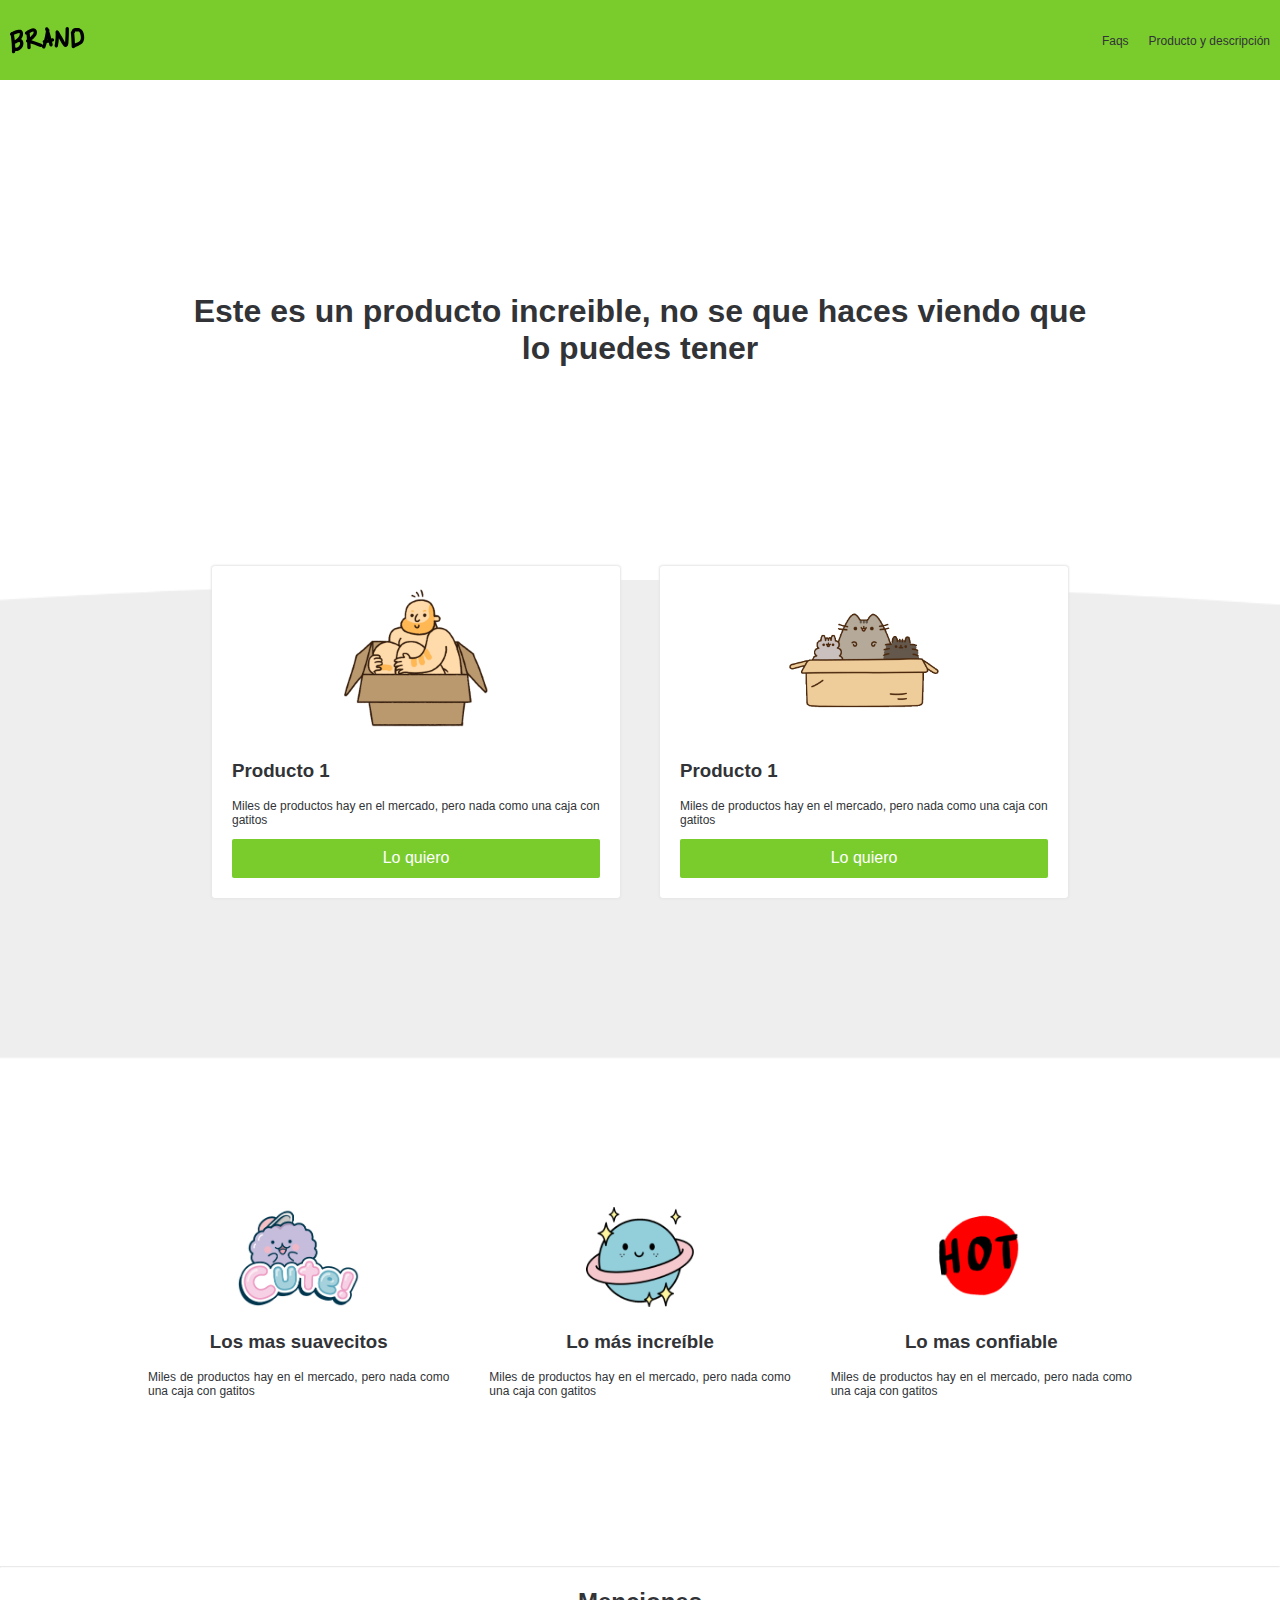
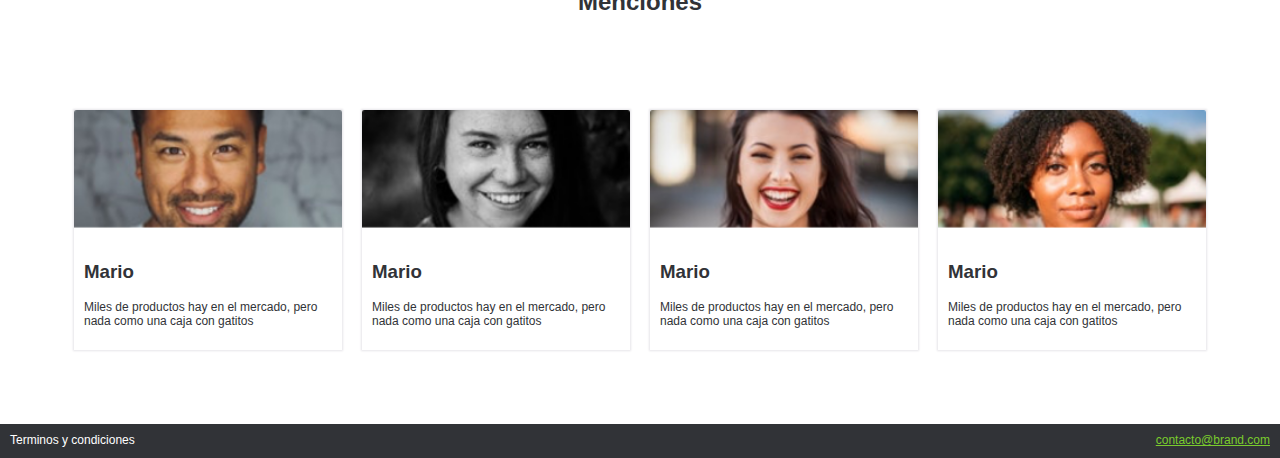
<file: index.html>
<!DOCTYPE html>
<html lang="en">
  <head>
    <meta charset="utf-8">
    <meta name="description" content="Este es un sitio de producto genial">
    <meta name="viewport" content="width=device-width, initial-scale=1.0">
    <link rel="stylesheet" href="css/animation.css">
    <link rel="stylesheet" href="css/normalize.css">
    <link rel="stylesheet" href="css/estilos.css">
    <link rel="stylesheet" href="css/mobile.css">
    <title>BRAND 📦</title>

  </head> <!-- Cierra head -->
  <body>
    <nav class="fadeInDown">
      <img src="images/logo.png" alt="">
      <ul>
        <li>
          <a href="#">Faqs</a></li>
        <li>
          <a href="producto.html">Producto y descripción</a></li>
      </ul>
    </nav>
    <h1 class="main_section fadeIn">
      Este es un producto increible, no se que haces viendo que lo puedes tener
    </h1>
    <!-- Inicio productos -->
    <div class="products">
      <div class="product fadeInUp">
        <div class="content">
          <div class="image-product">
            <img src="images/box1.png" alt="">
          </div>
          <h3>Producto 1</h3>
          <p>Miles de productos hay en el mercado, pero nada como una caja con gatitos</p>
          <a href="venta.html">
            <button class="main_btn" href="venta.html">
              Lo quiero
            </button>
          </a>
        </div>
      </div>
      <div class="product fadeInUp">
        <div class="content">
          <div class="image-product">
            <img src="images/box2.png" alt="">
          </div>
          <h3>Producto 1</h3>
          <p>Miles de productos hay en el mercado, pero nada como una caja con gatitos</p>
          <a href="venta.html">
            <button class="main_btn" href="venta.html">
              Lo quiero
            </button>
          </a>
        </div>
      </div>
    </div>
    <!-- Fin productos -->
    <!-- Inicia beneficios -->
    <div class="beneficios">
      <div class="beneficio">
        <div class="content_beneficio">
          <img src="images/b1.png" alt="">
          <h3>Los mas suavecitos</h3>
          <p class="text_beneficio">
            Miles de productos hay en el mercado, pero nada como una caja con gatitos
          </p>
        </div>
      </div>
      <div class="beneficio">
        <div class="content_beneficio">
          <img src="images/b2.png" alt="">
          <h3>Lo más increíble</h3>
          <p class="text_beneficio">
            Miles de productos hay en el mercado, pero nada como una caja con gatitos
          </p>
        </div>
      </div>
      <div class="beneficio">
        <div class="content_beneficio">
          <img src="images/b3.png" alt="">
          <h3>Lo mas confiable</h3>
          <p class="text_beneficio">
            Miles de productos hay en el mercado, pero nada como una caja con gatitos
          </p>
        </div>
      </div>
    </div>
    <!-- Fin beneficios -->
    <hr>
    <!-- Inicia menciones -->
    <h2 class="mention_title">Menciones</h2>
    <div class="mentions">
      <div class="mention">
        <div class="content_mention">
          <img src="images/p1.png" alt="">
          <div class="text">
            <h3>Mario</h3>
            <p>Miles de productos hay en el mercado, pero nada como una caja con gatitos</p>
          </div>
        </div>
      </div>
      <div class="mention">
        <div class="content_mention">
          <img src="images/p2.png" alt="">
          <div class="text">
            <h3>Mario</h3>
            <p>Miles de productos hay en el mercado, pero nada como una caja con gatitos</p>
          </div>
        </div>
      </div>
      <div class="mention">
        <div class="content_mention">
          <img src="images/p3.png" alt="">
          <div class="text">
            <h3>Mario</h3>
            <p>Miles de productos hay en el mercado, pero nada como una caja con gatitos</p>
          </div>
        </div>
      </div>
      <div class="mention">
        <div class="content_mention">
          <img src="images/p4.png" alt="">
          <div class="text">
            <h3>Mario</h3>
            <p>Miles de productos hay en el mercado, pero nada como una caja con gatitos</p>
          </div>
        </div>
      </div>
    </div>
    <!-- Fin de menciones -->
    <!-- Inicio de footer -->
    <footer>
      <div class="option">Terminos y condiciones</div>
      <div class="option contact"><a href="mailto:contacto@brand.com">contacto@brand.com</a></div>
    </footer>
    <!-- Fin de Footer -->

    <!-- Script -->
    <script src="scripts/script.js"></script>
  </body> <!-- Cierra body -->
</html> <!-- Cierra html -->
</file>
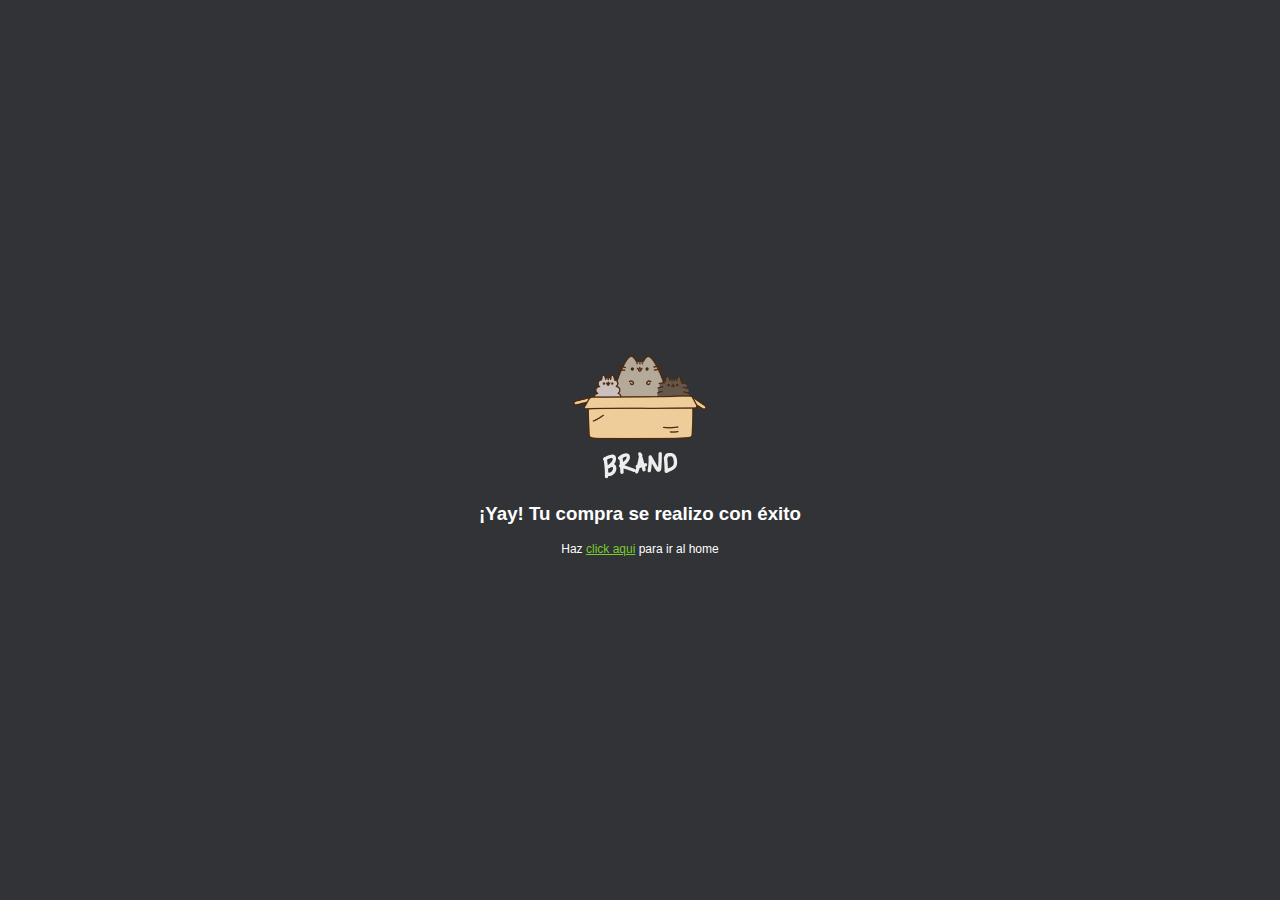
<file: exito.html>
<!DOCTYPE html>
<html lang="es">
<head>
  <meta charset="UTF-8">
  <meta name="viewport" content="width=device-width, initial-scale=1.0">
  <meta http-equiv="X-UA-Compatible" content="ie=edge">
  <link rel="stylesheet" href="css/normalize.css">
  <link rel="stylesheet" href="css/estilos.css">
  <link rel="stylesheet" href="css/animation.css">
  <link rel="stylesheet" href="css/paypal.css">
  <title>Exito</title>
</head>
<body>
  <div class="content_paypal">
    <img src="images/box_brand.png" alt="">
    <h3>¡Yay! Tu compra se realizo con éxito</h3>
    <p>Haz <a href="index.html">click aqui</a> para ir al home</p>
  </div>
</body>
</html>
</file>
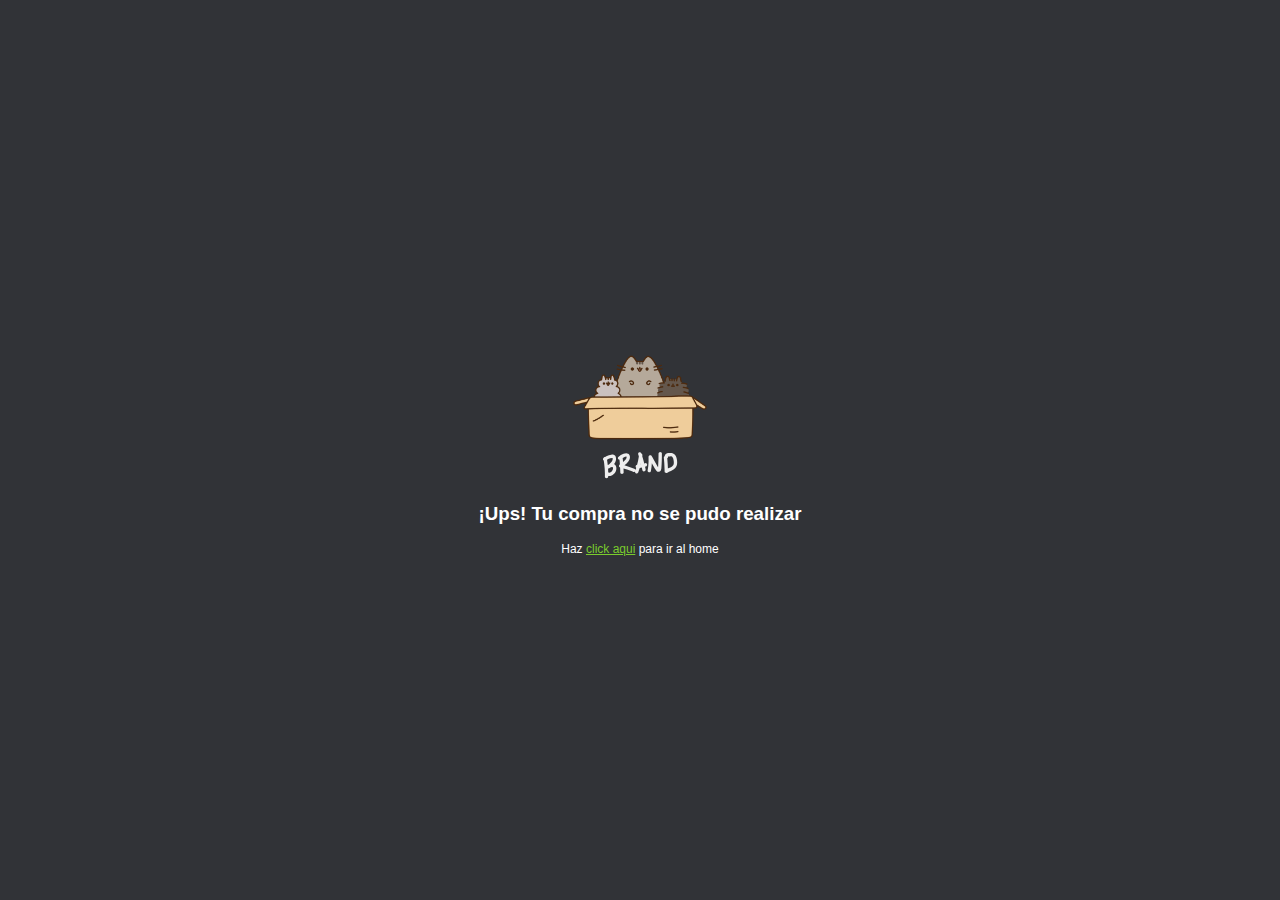
<file: falla.html>
<!DOCTYPE html>
<html lang="es">
<head>
  <meta charset="UTF-8">
  <meta name="viewport" content="width=device-width, initial-scale=1.0">
  <meta http-equiv="X-UA-Compatible" content="ie=edge">
  <link rel="stylesheet" href="css/normalize.css">
  <link rel="stylesheet" href="css/estilos.css">
  <link rel="stylesheet" href="css/animation.css">
  <link rel="stylesheet" href="css/paypal.css">
  <title>Exito</title>
</head>
<body>
  <div class="content_paypal">
    <img src="images/box_brand.png" alt="">
    <h3>¡Ups! Tu compra no se pudo realizar</h3>
    <p>Haz <a href="index.html">click aqui</a> para ir al home</p>
  </div>
</body>
</html>
</file>
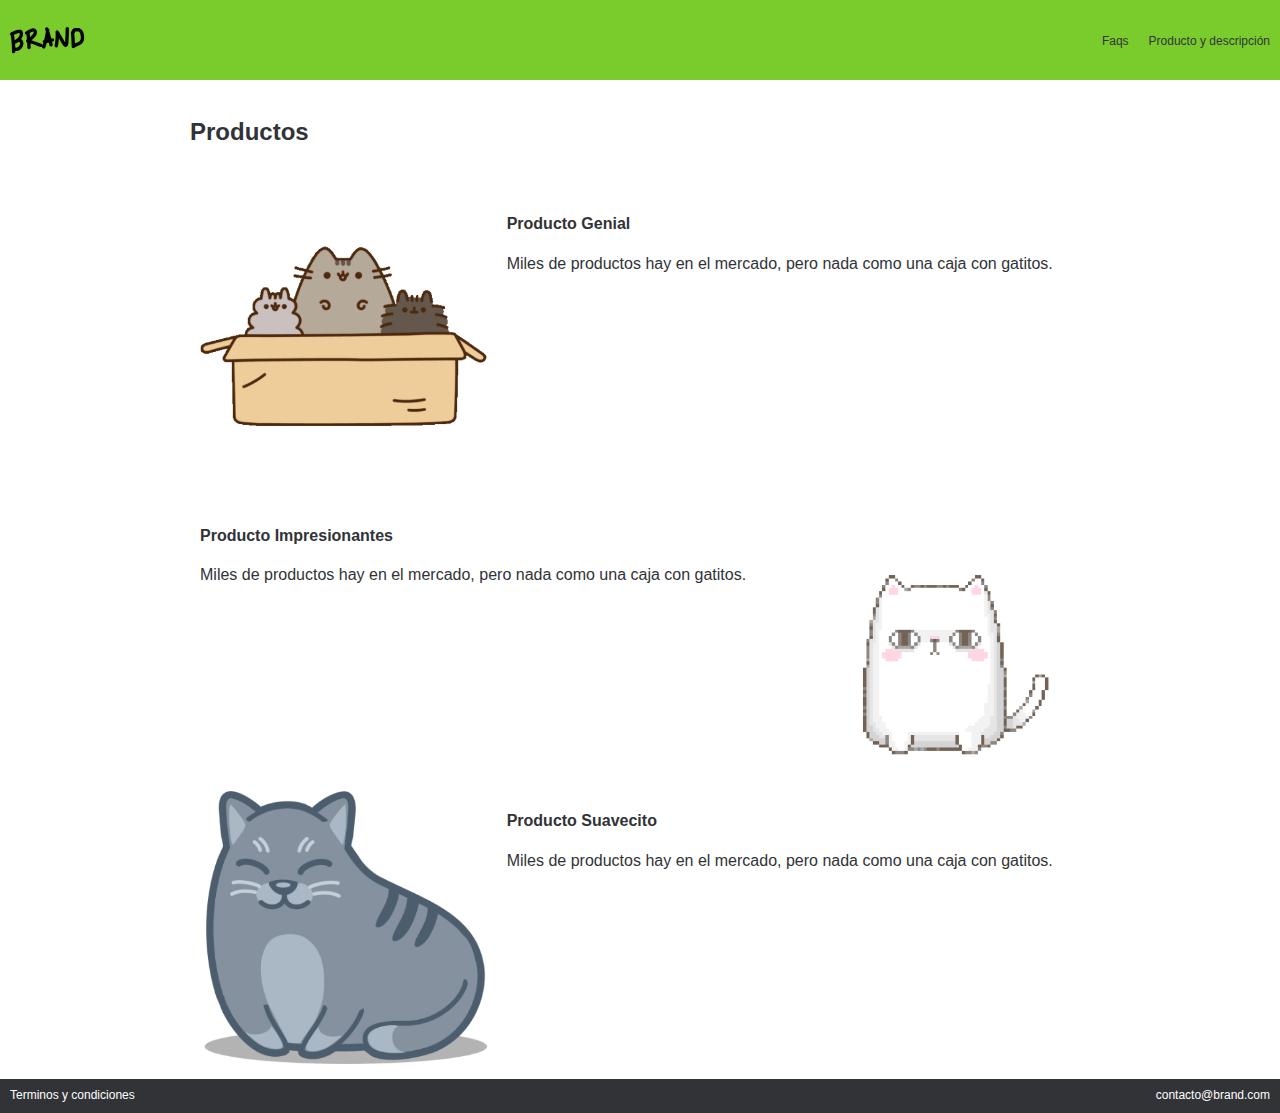
<file: producto.html>
<!DOCTYPE html>
<html lang="es">
  <head>
    <meta charset="utf-8">
    <meta name="description" content="Este es un sitio de producto genial">
    <meta name="viewport" content="width=device-width, initial-scale=1.0">
    <link rel="stylesheet" href="css/normalize.css">
    <link rel="stylesheet" href="css/estilos.css">
    <link rel="stylesheet" href="css/animation.css">
    <link rel="stylesheet" href="css/grid.css">
    <!-- <link rel="stylesheet" href="css/mobile.css"> -->
    <title>BRAND 📦</title>
  </head> <!-- Cierra head -->

  <body>
    <!-- Aqui inicia el Nav -->
    <nav class="fadeInDown">
      <img src="images/logo.png" alt="">
      <ul>
        <li>
          <a href="#">Faqs</a></li>
        <li>
          <a href="#">Producto y descripción</a></li>
      </ul>
    </nav>
    <!-- Aqui termina el Nav -->

    <!-- Aqui empieza el Sistema de Grillas -->
    <div class="container fadeIn">
      <br>
      <h2>Productos</h2>
      <br>
      <div class="row">
        <div class="col-4">
          <img src="images/ben1.png" alt="">
        </div>
        <div class="col-8">
          <h4>Producto Genial</h4>
          Miles de productos hay en el mercado, pero nada como una caja con gatitos.
        </div>
      </div>
      <div class="row">
        <div class="col-4 no-desk">
          <img src="images/ben2.png" alt="">
        </div>
        <div class="col-8">
          <h4>Producto Impresionantes</h4>
          Miles de productos hay en el mercado, pero nada como una caja con gatitos.
        </div>
        <div class="col-4 no-mobile">
          <img src="images/ben2.png" alt="">
        </div>
      </div>
      <div class="row">
        <div class="col-4">
          <img src="images/ben3.png" alt="">
        </div>
        <div class="col-8">
          <h4>Producto Suavecito</h4>
          Miles de productos hay en el mercado, pero nada como una caja con gatitos.
        </div>
      </div>
    </div>

    <!-- Inicio de footer -->
    <footer>
      <div class="option">Terminos y condiciones</div>
      <div class="option">contacto@brand.com</div>
    </footer>
    <!-- Fin de Footer -->

    <!-- Script -->
    <script src="scripts/script.js"></script>
  </body> <!-- Cierra body -->
</html> <!-- Cierra html -->
</file>
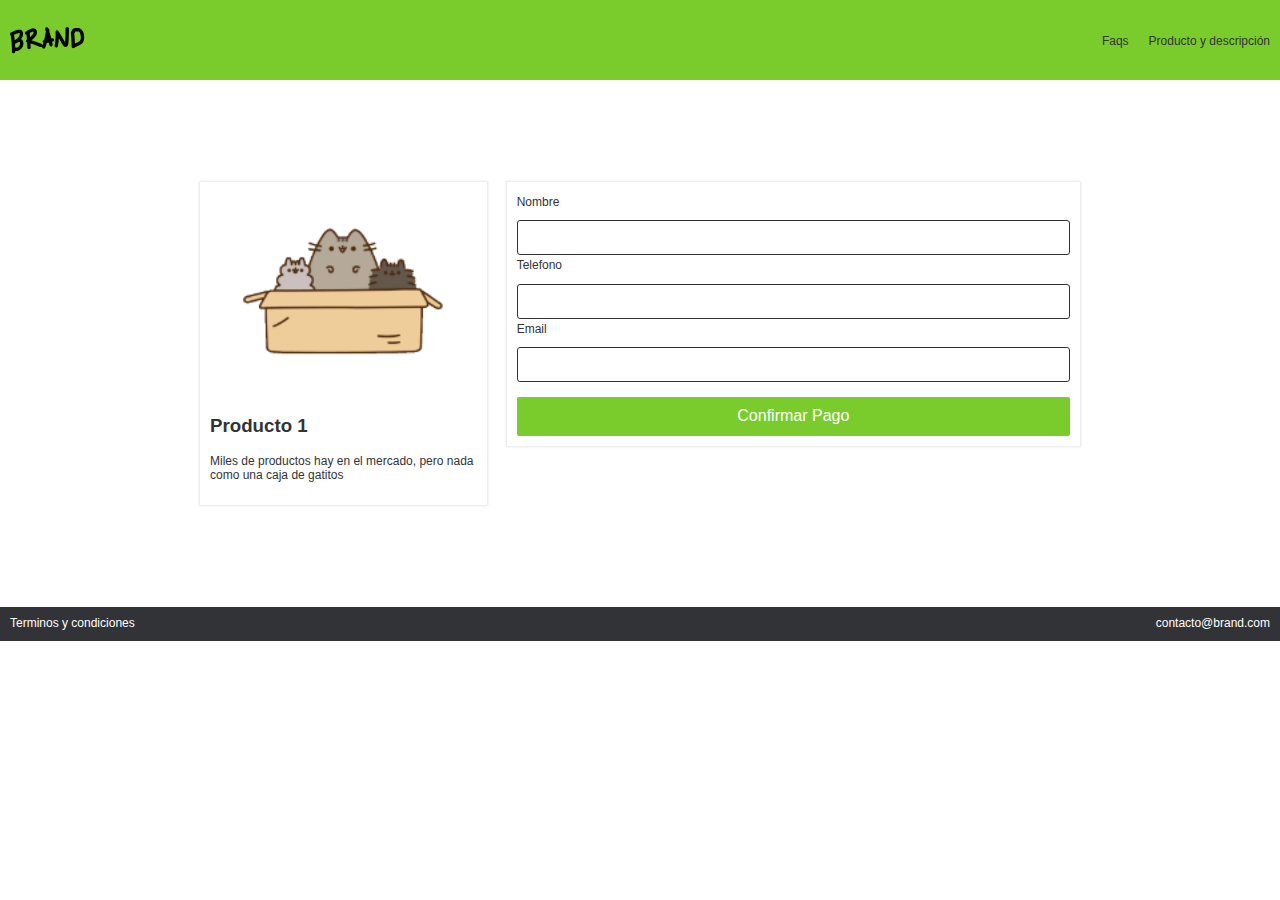
<file: venta.html>
<!DOCTYPE html>
<html lang="es">
  <head>
    <meta charset="utf-8">
    <meta name="description" content="Este es un sitio de producto genial">
    <meta name="viewport" content="width=device-width, initial-scale=1.0">
    <link rel="stylesheet" href="css/grid.css">
    <link rel="stylesheet" href="css/animation.css">
    <link rel="stylesheet" href="css/normalize.css">
    <link rel="stylesheet" href="css/estilos.css">
    <link rel="stylesheet" href="css/mobile.css">
    <title>BRAND 📦</title>
  </head> <!-- Cierra head -->

  <body>
    <!-- Aqui inicia el Nav -->
    <nav class="fadeInDown">
      <img src="images/logo.png" alt="">
      <ul>
        <li>
          <a href="#">Faqs</a></li>
        <li>
          <a href="producto.html">Producto y descripción</a></li>
      </ul>
    </nav>
    <!-- Aqui termina el Nav -->

    <!-- Aqui Empieza Formulario Venta -->
    <br>
    <br>
    <br>
    <br>
    <br>
    <div class="container">
      <div class="row">
        <div class="col-4">
          <div class="modulo_pago">
            <div class="modulo_pago_images">
              <img src="images/box2.png" alt="">
            </div>
            <h3>Producto 1</h3>
            <p>Miles de productos hay en el mercado, pero nada como una caja de gatitos</p>
          </div>
        </div>
        <div class="col-8">
          <div class="modulo_pago">
            <form action="https://www.paypal.com/cgi-bin/webscr?cmd=_s-xclick&hosted_button_id=5AXB2L9YK7R6S" method="post">
              <label for="first_name">Nombre</label>
              <br>
              <input type="text" name="first_name" class="data">
              <br>
              <label for="night_phone_a">Telefono</label>
              <br>
              <input type="text" name="night_phone_a" class="data">
              <br>
              <label for="email">Email</label>
              <br>
              <input type="text" name="email" class="data">
              <br>
              <input type="submit" class="main_btn" name="submit" value="Confirmar Pago">
            </form>
          </div>
        </div>
      </div>
    </div>
    <br>
    <br>
    <br>
    <br>
    <br>
    <!-- Aqui Termina Formulario Venta -->


    <!-- Inicio de footer -->
    <footer>
      <div class="option">Terminos y condiciones</div>
      <div class="option">contacto@brand.com</div>
    </footer>
    <!-- Fin de Footer -->

    <!-- Script -->
    <script src="scripts/script.js"></script>
  </body> <!-- Cierra body -->
</html> <!-- Cierra html -->
</file>
<file: css/animation.css>
/*
#  ···············_·················__··_·················
#  ··____·_____··(_)___·___··____·_/·/_(_)___··____··_____
#  ·/·__·`/·__·\/·/·__·`__·\/·__·`/·__/·/·__·\/·__·\/·___/
#  /·/_/·/·/·/·/·/·/·/·/·/·/·/_/·/·/_/·/·/_/·/·/·/·(__··)·
#  \__,_/_/·/_/_/_/·/_/·/_/\__,_/\__/_/\____/_/·/_/____/··
#  ·······················································
*/
/* https://daneden.github.io/animate.css/ */
.fadeIn{
  -webkit-animation-duration: 3s;
  animation-duration: 3s;
  -webkit-animation-fill-mode: both;
  animation-fill-mode: both;
  -webkti-animation-name: fadeIn;
  animation-name: fadeIn;
}
@keyframes fadeIn {
  from{
    opacity: 0;
  }
  to{
    opacity: 1;
  }
}

.fadeInDown{
  -webkit-animation-duration: 1.5s;
  animation-duration: 1.5s;
  animation-fill-mode: both;
  -webkit-animation-fill-mode: both;
  -webkti-animation-name: fadeInDown;
  animation-name: fadeInDown;
}
@keyframes fadeInDown {
  from{
    opacity: 0;
    -webkit-trasform: translate3d(0,-100%,0);
    transform: translate3d(0,-100%,0);
  }
  to{
    opacity: 1;
    -webkit-trasform: translate3d(0,0,0);
    transform: translate3d(0,0,0);
  }
}
.fadeInUp{
  -webkit-animation-duration: 1.5s;
  animation-duration: 1.5s;
  animation-fill-mode: both;
  -webkit-animation-fill-mode: both;
  -webkti-animation-name: fadeInDown;
  animation-name: fadeInDown;
}
@keyframes fadeInDown {
  from{
    opacity: 0;
    -webkit-trasform: translate3d(0,100%,0);
    transform: translate3d(0,100%,0);
  }
  to{
    opacity: 1;
    -webkit-trasform: translate3d(0,0,0);
    transform: translate3d(0,0,0);
  }
}
</file>
<file: css/estilos.css>
/*
#  ·················
#  ··_______________
#  ·/·___/·___/·___/
#  /·/__(__··|__··)·
#  \___/____/____/··
#  ·················
*/

/*------ Variables */
:root{
  /*------ Colores */
  --green-color: #7ACC2D;
  --black-color: #313337;
  --white-color: white;
  /*------ Tipografía */
  --normal:12px;
  /*------ Espaciado */
  --space:10px;
  --space-2:20px;
  /* ----Box shadow */
  --box:0px 0 2px 1px #e6e5e9;
}

/* -------------------------------------------  */
html, body{
  margin:0;
  padding: 0;
  font-family: helvetica;
  color: var(--black-color);
}

p{
  font-size: var(--normal);
}
label{
  font-size: var(--normal);
}

nav{
  display: flex;
  justify-content: space-between;
  align-items: center;
  width: 100%;
  padding: var(--space);
  min-height: 60px;
  background-color: var(--green-color);
}

nav a{
  text-decoration: none;
  color: var(--black-color);
  font-size: var(--normal);
}

nav a:hover{
  color: var(--white-color);
}

nav ul {
  display: flex;
}

nav ul li{
  padding-right: 20px;
  list-style: none;
}

hr{
  opacity: .2;
}

/* ------------------------------------------- MAIN SECTION */

.main_section{
  text-align: center;
  padding: 15%;
}

/* -------------------------------------------  PRODUCTOS */

.products{
  background-image: url("../images/curve.png");
  padding: 15%;
  background-position: center top;
  background-repeat: no-repeat;
  display: flex;
  height: 95px;
  background-size: cover;

}

.product{
  padding: 20px;
  margin-top: -226px;
}

.image-product{
  text-align: center;
}

.content{
  padding: 20px;
  background: var(--white-color);
  border-radius: 3px;
  box-shadow: 0px 0 2px 1px #e6e5e9;
}

.main_btn{
  padding: var(--space);
  background-color: var(--green-color);
  width: 100%;
  border: 0px;
  border-radius: 2px;
  cursor: pointer;
  color: var(--white-color);
}
.main_btn:hover{
  background-color: #63a426;
}

/* Beneficios */
.beneficios{
  padding: 10%;
  display: flex;
}

.beneficio{
  text-align: center;
  padding: 20px;
}

.beneficio img{
  max-height: 100px
}

.text_beneficio{
  text-align: justify;
}

/* Mentions */
.mentions{
  display: flex;
  padding: 5%;
}
.mention img{
  width: 100%;
}
h2.mention_title{
  text-align: center;
}
.mention{
  padding: var(--space);
}
.content_mention{
  box-shadow: 0px 0 2px 1px #e6e5e9;
}
.mention .text{
  padding: var(--space);
}
/* -----------------Ventas */
.modulo_pago{
  background-color: var(--white-color);
  box-shadow: var(--box);
  padding: var(--space);
}
.modulo_pago_images{
  max-width: 200px;
  text-align: center;
  margin: auto;
}
.data{
  margin-top: var(--space);
  width: 100%;
  height: 35px;
  border-radius: 3px;
  border: 1px solid var(--black-color);
  box-sizing: border-box;
}
.modulo_pago .main_btn {
  margin-top: 15px;
}
/* -------------------fin de Ventas */



/* ------------------------------------------- Footer */
footer{
  display: flex;
  justify-content: space-between;
  font-size: var(--normal);
  background-color: var(--black-color);
  padding: var(--space);
  color: var(--white-color);
}
.contact a{
  color: var(--green-color);
}
</file>
<file: css/mobile.css>
@media (max-width: 600px) {

  .products{
    display: inherit;
    height: auto;
  }
  .product{
    margin-top: auto;
  }
  .main_section{
    padding: 4%;
  }
  .beneficios, .mentions{
    display: inherit;
  }


}
</file>
<file: css/paypal.css>
body{
  background-color: var(--black-color);
  text-align: center;
  color: white;
  display: flex;
  justify-content: center;
  align-items: center;
  height: 100vh;
}
.content_paypal a{
  color: var(--green-color);
}
</file>
<file: css/grid.css>
.container{
  max-width: 900px;
  margin:auto;
}

/* Valor por columna = 8.3333333333 */

.row{
  display: flex;
}

.col-1{
  width: 8.3333333333%;
}
.col-2{
  width: 16.6666666666%;
}
.col-3{
  width: 24.9999999999%;
}
.col-4{
  width: 33.3333333332%;
}
.col-5{
  width: 41.6666666665%;
}
.col-6{
  width: 49.9999999998%;
}
.col-7{
  width: 58.3333333331%;
}
.col-8{
  width: 66.6666666664%;
}
.col-9{
  width: 74.9999999997%;
}
.col-10{
  width: 83.333333333%;
}
.col-11{
  width: 91.6666666663%;
}
.col-12{
  width: 100%;
}

.col-1,
.col-2,
.col-3,
.col-4,
.col-5,
.col-6,
.col-7,
.col-8,
.col-9,
.col-10,
.col-11,
.col-12{
  padding: 10px;
}
.col-1 img,
.col-2 img,
.col-3 img,
.col-4 img,
.col-5 img,
.col-6 img,
.col-7 img,
.col-8 img,
.col-9 img,
.col-10 img,
.col-11 img,
.col-12 img{
  width: 100%;
}

.no-desk{
  display: none;
}

@media (max-width:600px) {
  .container{
    padding: 30px;
  }
  .no-mobile{
    display: none
  }
  .no-desk{
    display: initial;
  }
  .row{
    display: inline;
    padding: 10px;
  }
  .col-1,.col-2,.col-3,.col-4,.col-5,.col-6,.col-7,.col-8,.col-9,.col-10,.col-11,.col-12{
    width: 100%;
    padding: 0;
  }
}
</file>
